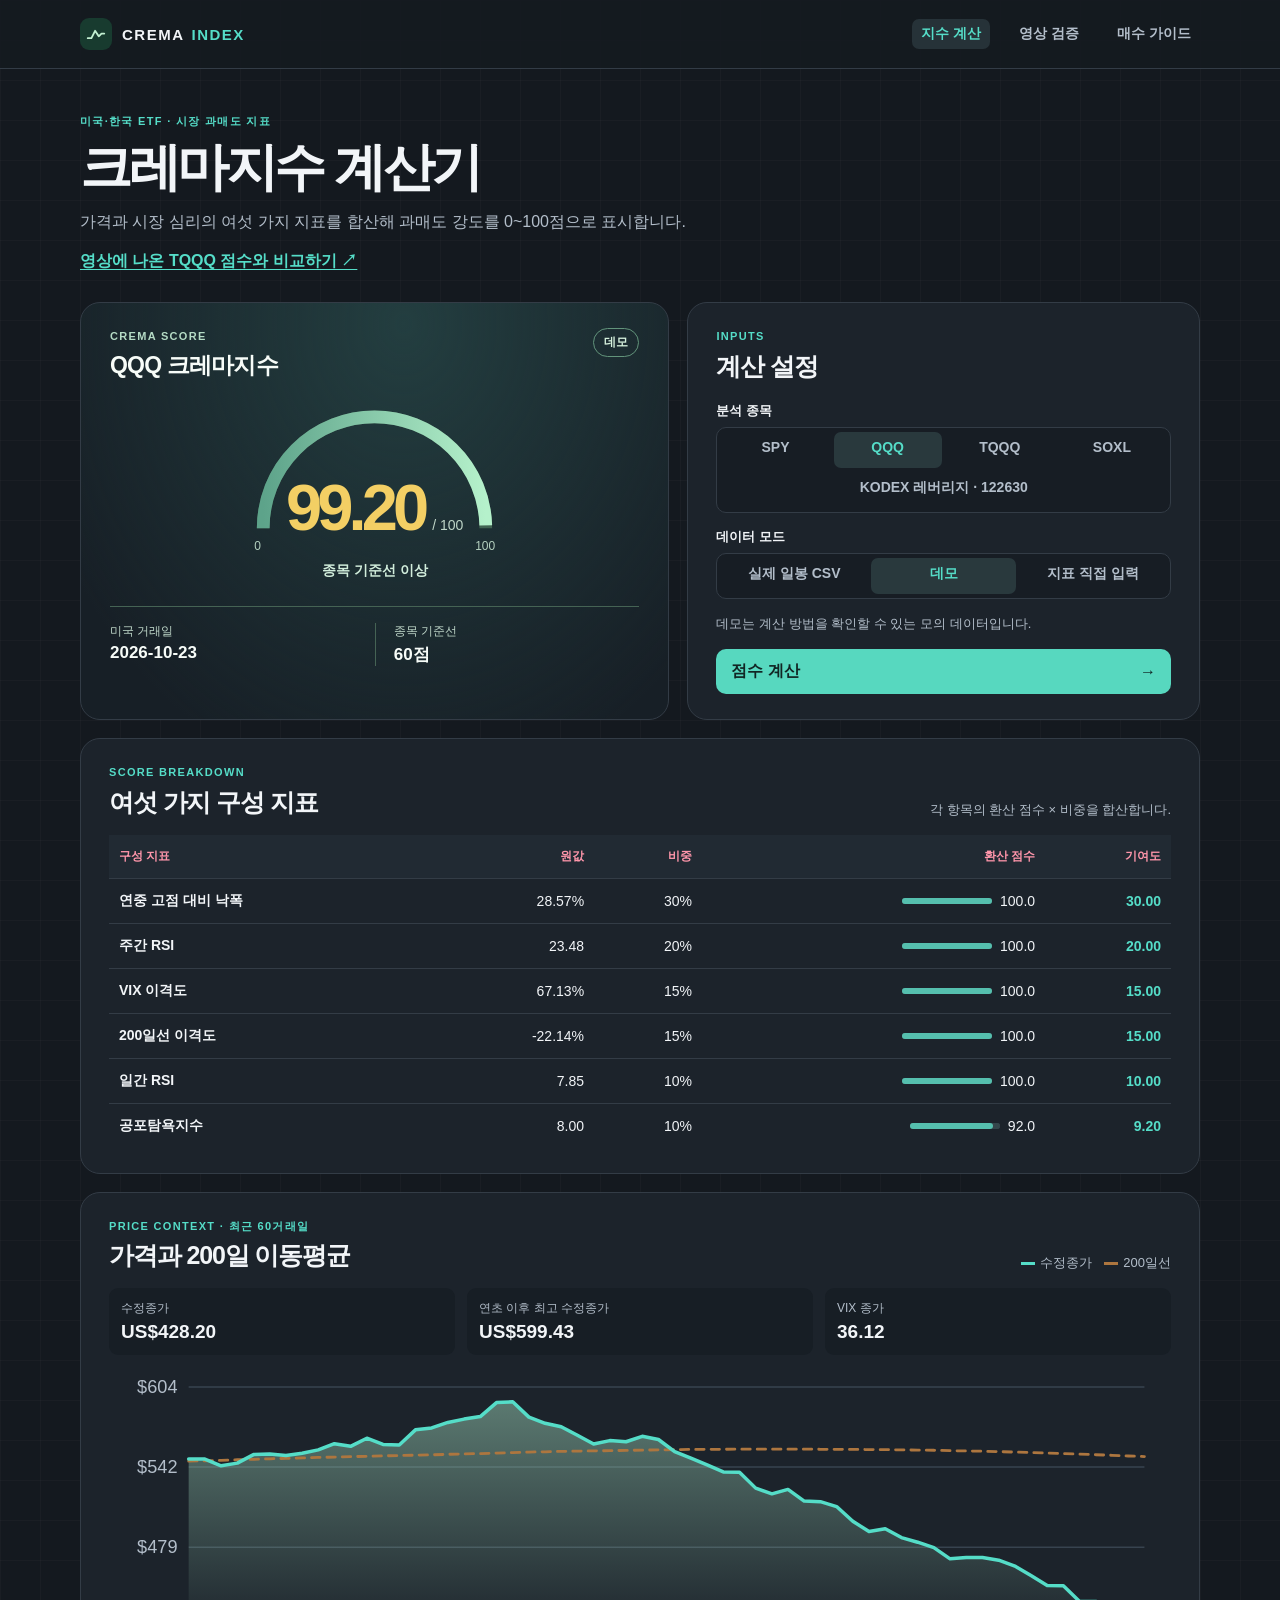
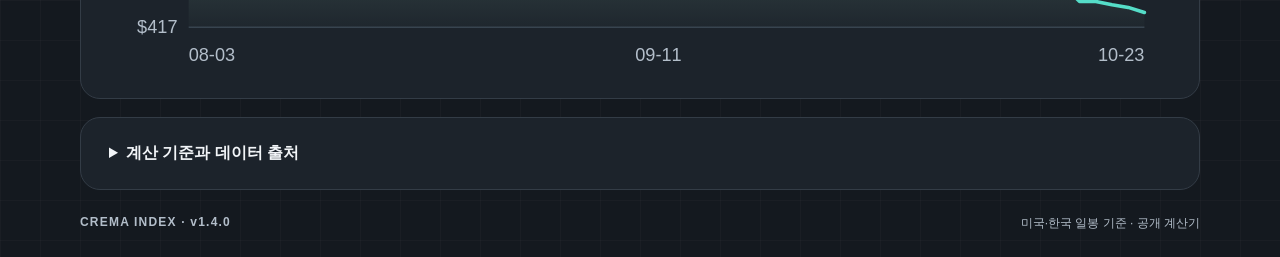
<file: index.html>
<!doctype html>
<html lang="ko">
<head>
  <meta charset="utf-8">
  <meta name="viewport" content="width=device-width, initial-scale=1">
  <meta name="description" content="미국 ETF 크레마지수와 KODEX 레버리지 국내형 참고 점수 계산기">
  <title>크레마지수 계산기</title>
  <link rel="icon" type="image/svg+xml" href="./assets/crema.svg">
  <link rel="stylesheet" href="./assets/styles.css?v=1.4.0">
  <script src="./assets/scoring.js?v=1.4.0" defer></script>
  <script src="./assets/handoff.js?v=1.4.0" defer></script>
  <script src="./assets/calculator.js?v=1.4.0" defer></script>
  <script src="./assets/dashboard.js?v=1.4.0" defer></script>
</head>
<body>
  <header class="topbar">
    <div class="shell topbar-inner">
      <a class="brand" href="./" aria-label="크레마지수 계산기 홈">
        <span class="brand-mark" aria-hidden="true"><svg viewBox="0 0 24 24" fill="none"><path d="M3 16.5h4l4-8 4 6 3-3h3" stroke="currentColor" stroke-width="2" stroke-linecap="round" stroke-linejoin="round"/></svg></span>
        CREMA<span> INDEX</span>
      </a>
      <nav class="site-nav" aria-label="주 메뉴">
        <a href="./" aria-current="page">지수 계산</a>
        <a href="./verification.html">영상 검증</a>
        <a href="./guide.html">매수 가이드</a>
      </nav>
    </div>
  </header>
  <main class="shell">
    <div class="intro">
      <p class="eyebrow">미국·한국 ETF · 시장 과매도 지표</p>
      <h1>크레마지수 계산기</h1>
      <p>가격과 시장 심리의 여섯 가지 지표를 합산해 과매도 강도를 0~100점으로 표시합니다.</p>
      <p><a class="input-link" href="./verification.html">영상에 나온 TQQQ 점수와 비교하기 ↗</a></p>
    </div>

    <div class="overview">
      <section class="score-panel" aria-labelledby="score-heading">
        <div class="score-header">
          <div>
            <p class="score-kicker">CREMA SCORE</p>
            <h2 id="score-heading"><span id="score-ticker">QQQ</span> <span id="score-kind">크레마지수</span></h2>
          </div>
          <span class="data-badge" id="mode-badge">데모</span>
        </div>
        <div class="gauge" aria-hidden="true">
          <svg viewBox="0 0 250 130">
            <defs><linearGradient id="gauge-gradient"><stop stop-color="#5da38a"/><stop offset="1" stop-color="#b5f1cb"/></linearGradient></defs>
            <path class="gauge-track" d="M 20 119 A 105 105 0 0 1 230 119"/>
            <path id="gauge-fill" d="M 20 119 A 105 105 0 0 1 230 119" pathLength="100" stroke-dasharray="0 100"/>
          </svg>
          <div class="gauge-bounds"><span>0</span><span id="gauge-max">100</span></div>
        </div>
        <div class="score-readout"><strong id="total">—</strong><span id="score-max"> / 100</span></div>
        <p class="score-status" id="score-status" aria-live="polite">계산 준비 중</p>
        <div class="score-footer">
          <div><span id="market-label">미국 거래일</span><strong id="market-date">—</strong></div>
          <div><span>종목 기준선</span><strong id="threshold">60점</strong></div>
        </div>
        <p class="score-status" id="as-of-note" aria-live="polite" hidden></p>
      </section>

      <section class="card controls" aria-labelledby="controls-heading">
        <p class="eyebrow">INPUTS</p>
        <h2 id="controls-heading">계산 설정</h2>
        <form id="calculator">
          <fieldset>
            <legend>분석 종목</legend>
            <div class="segments tickers">
              <label><input type="radio" name="ticker" value="SPY"><span>SPY</span></label>
              <label><input type="radio" name="ticker" value="QQQ" checked><span>QQQ</span></label>
              <label><input type="radio" name="ticker" value="TQQQ"><span>TQQQ</span></label>
              <label><input type="radio" name="ticker" value="SOXL"><span>SOXL</span></label>
              <label><input type="radio" name="ticker" value="122630.KS"><span>KODEX 레버리지 · 122630</span></label>
            </div>
          </fieldset>
          <fieldset>
            <legend>데이터 모드</legend>
            <div class="segments">
              <label><input type="radio" name="mode" value="live"><span>실제 일봉 CSV</span></label>
              <label><input type="radio" name="mode" value="demo" checked><span>데모</span></label>
              <label><input type="radio" name="mode" value="manual"><span>지표 직접 입력</span></label>
            </div>
          </fieldset>
          <p id="demo-help" class="input-help" hidden>데모는 계산 방법을 확인할 수 있는 모의 데이터입니다.</p>
          <div class="input-row" id="as-of-controls">
            <label for="as-of">계산 기준일
              <input id="as-of" name="as_of" type="date" aria-describedby="as-of-help">
            </label>
            <p class="input-help" id="as-of-help">비워 두면 최신 종가를 사용합니다. 종가가 없는 날은 이전 거래일을 사용합니다.</p>
          </div>
          <fieldset id="manual-metrics" hidden disabled>
            <legend>6개 지표 직접 입력</legend>
            <div id="local-fill-controls" hidden>
              <div class="local-fill-row">
                <button id="local-fill" type="button" class="date-action">내 PC에서 자동 채우기</button>
                <label for="local-port">로컬 포트
                  <select id="local-port"><option value="8766">8766</option><option value="8765">8765</option></select>
                </label>
              </div>
              <p class="input-help">이 PC의 로컬 계산기를 실행한 상태에서 사용하세요. 가져올 수 있는 항목을 기준일에 맞춰 채웁니다.</p>
              <p class="input-help" id="local-fill-note" role="status" hidden></p>
            </div>
            <p class="input-help">같은 거래일 종가를 기준으로 원값을 입력하세요. 주간 RSI는 해당 날짜에 완료된 마지막 주봉을 사용합니다. 아래 숫자는 입력 방법을 보여주는 예시입니다.</p>
            <div class="manual-metric">
              <label for="metric-drawdown">1. 연중 고점 대비 낙폭 (%)</label>
              <a class="input-link" id="manual-price-link" href="https://finance.yahoo.com/quote/QQQ/history/" target="_blank" rel="noopener">수정종가 표 ↗</a>
              <input id="metric-drawdown" name="drawdown" type="number" min="0" max="100" step="any" placeholder="예: 8" aria-describedby="drawdown-help" required>
              <p class="input-help" id="drawdown-help">선택한 해의 첫 거래일부터 기준일까지 <strong>Adj Close</strong> 열의 최고값과 기준일의 수정종가를 확인하세요. (1 − 기준일 수정종가 ÷ 연중 최고 수정종가) × 100을 입력합니다. 최고 100, 종가 92라면 <strong>8</strong>입니다.</p>
            </div>
            <div class="manual-metric">
              <label for="metric-weekly">2. 주간 RSI (0~100)</label>
              <a class="input-link manual-chart-link" href="https://www.tradingview.com/chart/?symbol=NASDAQ%3AQQQ&amp;interval=W" target="_blank" rel="noopener" data-interval="W">종목 주봉 차트 ↗</a>
              <input id="metric-weekly" name="rsi_weekly" type="number" min="0" max="100" step="any" placeholder="예: 42.5" aria-describedby="weekly-help" required>
              <p class="input-help" id="weekly-help">차트를 <strong>1주</strong>로 설정하고 기본 RSI를 추가하세요. 길이 14, 소스 종가(Close)를 사용합니다. 완료 주봉에 십자선을 놓고 RSI 본선 값을 읽습니다. 예를 들어 기준일이 목요일이면 직전 주봉의 값 <strong>42.5</strong>를 입력합니다.</p>
            </div>
            <div class="manual-metric">
              <label for="metric-volatility" id="manual-volatility-label">3. VIX 이격도 (%)</label>
              <a class="input-link" id="manual-volatility-link" href="https://www.cboe.com/tradable-products/vix/vix-historical-data/" target="_blank" rel="noopener">VIX 일별 종가 ↗</a>
              <input id="metric-volatility" name="vix_dev" type="number" min="-100" step="any" placeholder="예: 20" aria-describedby="volatility-help" required>
              <p class="input-help" id="volatility-help"><span id="manual-krx-hint" hidden>일별 값 링크에서 <strong>표</strong>를 선택하세요. <a class="input-link" href="https://data.krx.co.kr/contents/MDC/MDI/mdiLoader/index.cmd?menuId=MDC0201010303" target="_blank" rel="noopener">KRX 원자료(로그인) ↗</a> </span>변동성 지수의 <strong>종가(Close)</strong>를 확인하고, 선택 종목과 날짜가 일치하는 최근 50거래일 종가를 평균 내세요. 기준일을 포함합니다. (기준일 변동성 종가 ÷ 50거래일 평균 − 1) × 100입니다. 종가 24, 평균 20이면 <strong>20</strong>입니다.</p>
            </div>
            <div class="manual-metric">
              <label for="metric-sma">4. 200일선 이격도 (%)</label>
              <a class="input-link manual-chart-link" href="https://www.tradingview.com/chart/?symbol=NASDAQ%3AQQQ&amp;interval=D" target="_blank" rel="noopener" data-interval="D">종목 일봉 차트 ↗</a>
              <input id="metric-sma" name="dist_200" type="number" min="-100" step="any" placeholder="예: -8" aria-describedby="sma-help" required>
              <p class="input-help" id="sma-help">일봉에 <strong>단순 이동평균(SMA), 길이 200, 소스 종가(Close), 오프셋 0</strong>을 적용합니다. (기준일 수정종가 ÷ 당일 200일선 − 1) × 100을 입력하세요. 수정종가 92, 200일선 100이면 <strong>-8</strong>입니다.</p>
            </div>
            <div class="manual-metric">
              <label for="metric-daily">5. 일간 RSI (0~100)</label>
              <a class="input-link manual-chart-link" href="https://www.tradingview.com/chart/?symbol=NASDAQ%3AQQQ&amp;interval=D" target="_blank" rel="noopener" data-interval="D">종목 일봉 차트 ↗</a>
              <input id="metric-daily" name="rsi_daily" type="number" min="0" max="100" step="any" placeholder="예: 36.2" aria-describedby="daily-help" required>
              <p class="input-help" id="daily-help">차트를 <strong>1일</strong>로 설정하고 기본 RSI의 길이를 14, 소스를 종가(Close)로 지정하세요. 기준일 봉에 십자선을 놓고 RSI 본선을 읽습니다. 36.2가 표시되면 <strong>36.2</strong>를 입력합니다.</p>
            </div>
            <div class="manual-metric">
              <label for="metric-sentiment" id="manual-sentiment-label">6. CNN 공포탐욕지수 (0~100)</label>
              <a class="input-link" id="manual-sentiment-link" href="https://www.cnn.com/markets/fear-and-greed" target="_blank" rel="noopener">CNN 지수 ↗</a>
              <input id="metric-sentiment" name="sentiment" type="number" min="0" max="100" step="any" placeholder="예: 66" aria-describedby="fear-help" required>
              <p class="input-help" id="fear-help"><span id="manual-fear-us">CNN의 날짜별 차트에서 기준일의 마감 원점수를 읽으세요. 66이 표시되면 <strong>66</strong>을 입력합니다. 100에서 빼는 환산은 계산기가 합니다.</span><span id="manual-fear-kr" hidden>ScorePort에서 <strong>코스피</strong>를 선택하고 기준일의 0~100 점수를 읽으세요. 18이 표시되면 <strong>18</strong>을 입력합니다. 민간 지표를 적용한 국내형 참고 점수이며, 기준일 값이 표시되는 범위에서만 사용할 수 있습니다.</span></p>
            </div>
            <p class="input-help">차트에서는 가능하면 배당 조정을 켜고 기준일 봉의 값을 읽으세요. 데이터 제공처와 수정주가 방식에 따라 RSI·이동평균이 조금 달라질 수 있습니다.</p>
          </fieldset>
          <fieldset id="price-controls" hidden>
            <legend>일봉 CSV · 브라우저에서만 읽습니다</legend>
            <label for="price-file">선택한 ETF 종가 CSV</label>
            <input id="price-file" type="file" accept=".csv,text/csv">
            <p class="input-help">Date,Close 열에 200거래일 이상의 분할·배당 조정 종가를 넣으세요. 연중 고점이 잘리지 않도록 그해 첫 거래일부터 포함하세요. RSI를 재현하려면 더 긴 이력을 사용하세요.</p>
            <div id="us-volatility-row">
              <label for="us-volatility">VIX 종가 CSV</label>
              <input id="us-volatility" type="file" accept=".csv,text/csv">
              <p class="input-help">Date,Close 열에 ETF와 날짜가 일치하는 최근 50거래일 이상의 VIX 종가를 넣으세요. <a class="input-link" href="https://www.cboe.com/tradable-products/vix/vix-historical-data/" target="_blank" rel="noopener">Cboe 데이터 ↗</a></p>
            </div>
            <p class="input-help">모의 데이터로 CSV 입력을 연습해 보세요. <a class="input-link" href="./assets/price-example.csv" download>ETF 예시</a> · <a class="input-link" href="./assets/vix-example.csv" download>VIX 예시</a> · <a class="input-link" href="./assets/fear-example.csv" download>심리 예시</a></p>
          </fieldset>
          <div id="sentiment-controls" hidden>
            <fieldset class="source-picker">
              <legend>공포탐욕지수</legend>
              <label><input type="radio" name="source" value="manual" checked> 직접 입력</label>
              <label><input type="radio" name="source" value="csv"> CSV</label>
            </fieldset>
            <div id="manual-inputs" hidden>
              <div class="input-row">
                <label for="sentiment">지수 값
                  <input id="sentiment" type="number" min="0" max="100" step="any" placeholder="0~100">
                </label>
                <label for="sentiment-date">관측 날짜
                  <input id="sentiment-date" type="date">
                </label>
              </div>
              <button id="use-market-date" type="button" class="date-action" hidden>가격 기준일 적용</button>
            </div>
            <div id="csv-inputs" hidden>
              <label for="sentiment-file">심리 CSV 파일</label>
              <input id="sentiment-file" type="file" accept=".csv,text/csv">
              <a class="input-link" href="./assets/sentiment-example.csv" download>CSV 예시 다운로드</a>
            </div>
            <p class="input-help">가격 기준일과 같은 날짜의 심리값을 사용합니다. <a class="input-link" href="https://www.cnn.com/markets/fear-and-greed" target="_blank" rel="noopener">CNN 지수 확인 ↗</a></p>
          </div>
          <fieldset id="korea-controls" hidden disabled>
            <legend>한국 시장 데이터 · 선택 입력</legend>
            <label for="korea-volatility">V-KOSPI 200 종가 CSV</label>
            <input id="korea-volatility" type="file" accept=".csv,text/csv">
            <p class="input-help">Date,Close 열에 가격 기준일을 포함한 최근 50개 한국 거래일 종가를 넣으세요. <a class="input-link" href="https://www.data.go.kr/data/15094807/openapi.do" target="_blank" rel="noopener">공식 데이터 안내 ↗</a></p>
            <div class="input-row">
              <label for="korea-fear">국내 심리 지수 값
                <input id="korea-fear" type="number" min="0" max="100" step="any" placeholder="0 공포 · 100 탐욕">
              </label>
              <label for="korea-fear-date">심리 관측 날짜
                <input id="korea-fear-date" type="date">
              </label>
            </div>
            <p class="input-help">국내 두 값이 모두 있으면 국내형 참고 총점을 표시합니다. ETF 가격만 있으면 가격 네 항목의 기여도 합계(75점 만점)가 표시됩니다.</p>
          </fieldset>
          <p class="input-help" id="soxl-note" hidden>SOXL에는 기존 여섯 항목을 적용합니다. SOXL 전용 매수 기준선은 설정하지 않았습니다. <a class="input-link" href="./guide.html#soxl">SOXL 사례 ↗</a></p>
          <button id="submit" type="submit">점수 계산 <span aria-hidden="true">→</span></button>
          <p class="form-message" id="form-message" role="status" aria-live="polite" hidden></p>
        </form>
      </section>
    </div>

    <section class="card breakdown" aria-labelledby="breakdown-heading">
      <div class="section-head">
        <div><p class="eyebrow">SCORE BREAKDOWN</p><h2 id="breakdown-heading">여섯 가지 구성 지표</h2></div>
        <p>각 항목의 환산 점수 × 비중을 합산합니다.</p>
      </div>
      <div class="table-wrap">
        <table>
          <thead><tr><th scope="col">구성 지표</th><th scope="col">원값</th><th scope="col">비중</th><th scope="col">환산 점수</th><th scope="col">기여도</th></tr></thead>
          <tbody id="components"><tr><td colspan="5" class="empty">계산 결과를 불러오고 있습니다.</td></tr></tbody>
        </table>
      </div>
    </section>

    <section class="card price-section" aria-labelledby="price-heading">
      <div class="section-head">
        <div><p class="eyebrow">PRICE CONTEXT · 최근 60거래일</p><h2 id="price-heading">가격과 200일 이동평균</h2></div>
        <div class="chart-legend"><span>수정종가</span><span>200일선</span></div>
      </div>
      <div class="snapshots">
        <div><span>수정종가</span><strong id="price">—</strong></div>
        <div><span>연초 이후 최고 수정종가</span><strong id="high">—</strong></div>
        <div><span id="volatility-label">VIX 종가</span><strong id="vix">—</strong></div>
      </div>
      <p id="chart-empty" class="empty">가격 이력을 불러오고 있습니다.</p>
      <svg id="chart" viewBox="0 0 760 220" role="img" aria-label="최근 60거래일 수정종가와 200일 이동평균선 비교" hidden>
        <defs><linearGradient id="chart-fill" x2="0" y2="1" gradientUnits="objectBoundingBox"><stop stop-color="#9ad0b6" stop-opacity=".5"/><stop offset="1" stop-color="#9ad0b6" stop-opacity=".02"/></linearGradient></defs>
        <g id="chart-grid"></g>
        <path id="price-area" fill="url(#chart-fill)"/>
        <polyline id="average-line" class="average-line"/>
        <polyline id="price-line" class="price-line"/>
      </svg>
    </section>

    <details class="card method" id="method">
      <summary>계산 기준과 데이터 출처</summary>
      <div class="method-body">
        <p>가격은 Yahoo Finance의 수정종가를 사용합니다. 미국은 뉴욕 시간 오후 6시, 한국은 서울 시간 오후 4시부터 당일 일봉을 조회합니다. 화면에 실제 거래일이 표시됩니다.</p>
        <p>낙폭 기준은 해당 달력 연도 내의 최고 수정종가입니다. RSI는 Wilder 14일·14주, VIX 기준은 ETF 거래일에 맞춘 50일 평균입니다. 주간 RSI는 금요일 라벨의 완료 주봉으로 계산합니다. <span id="weekly-date"></span></p>
        <p>각 지표는 선형 환산해 0~100점으로 제한하며, 공포탐욕지수는 100에서 원점수를 뺍니다. 기준선은 영상에 나온 SPY 40, QQQ 60, TQQQ 50입니다. <a class="input-link" href="https://www.youtube.com/watch?v=mtTPcSrlfb8&amp;t=345s" target="_blank" rel="noopener">영상 환산표 ↗</a></p>
        <p>SOXL은 미국 VIX와 CNN 지수를 사용합니다. 한국형은 V-KOSPI 200과 국내 심리값을 사용자가 제공합니다. 두 종목의 매수 기준선은 별도로 검증해야 합니다.</p>
        <p>이 점수는 정해진 계산 규칙에 따른 참고 지표입니다.</p>
      </div>
    </details>
    <footer><span>CREMA INDEX · v1.4.0</span><span>미국·한국 일봉 기준 · 공개 계산기</span></footer>
  </main>
</body>
</html>
</file>
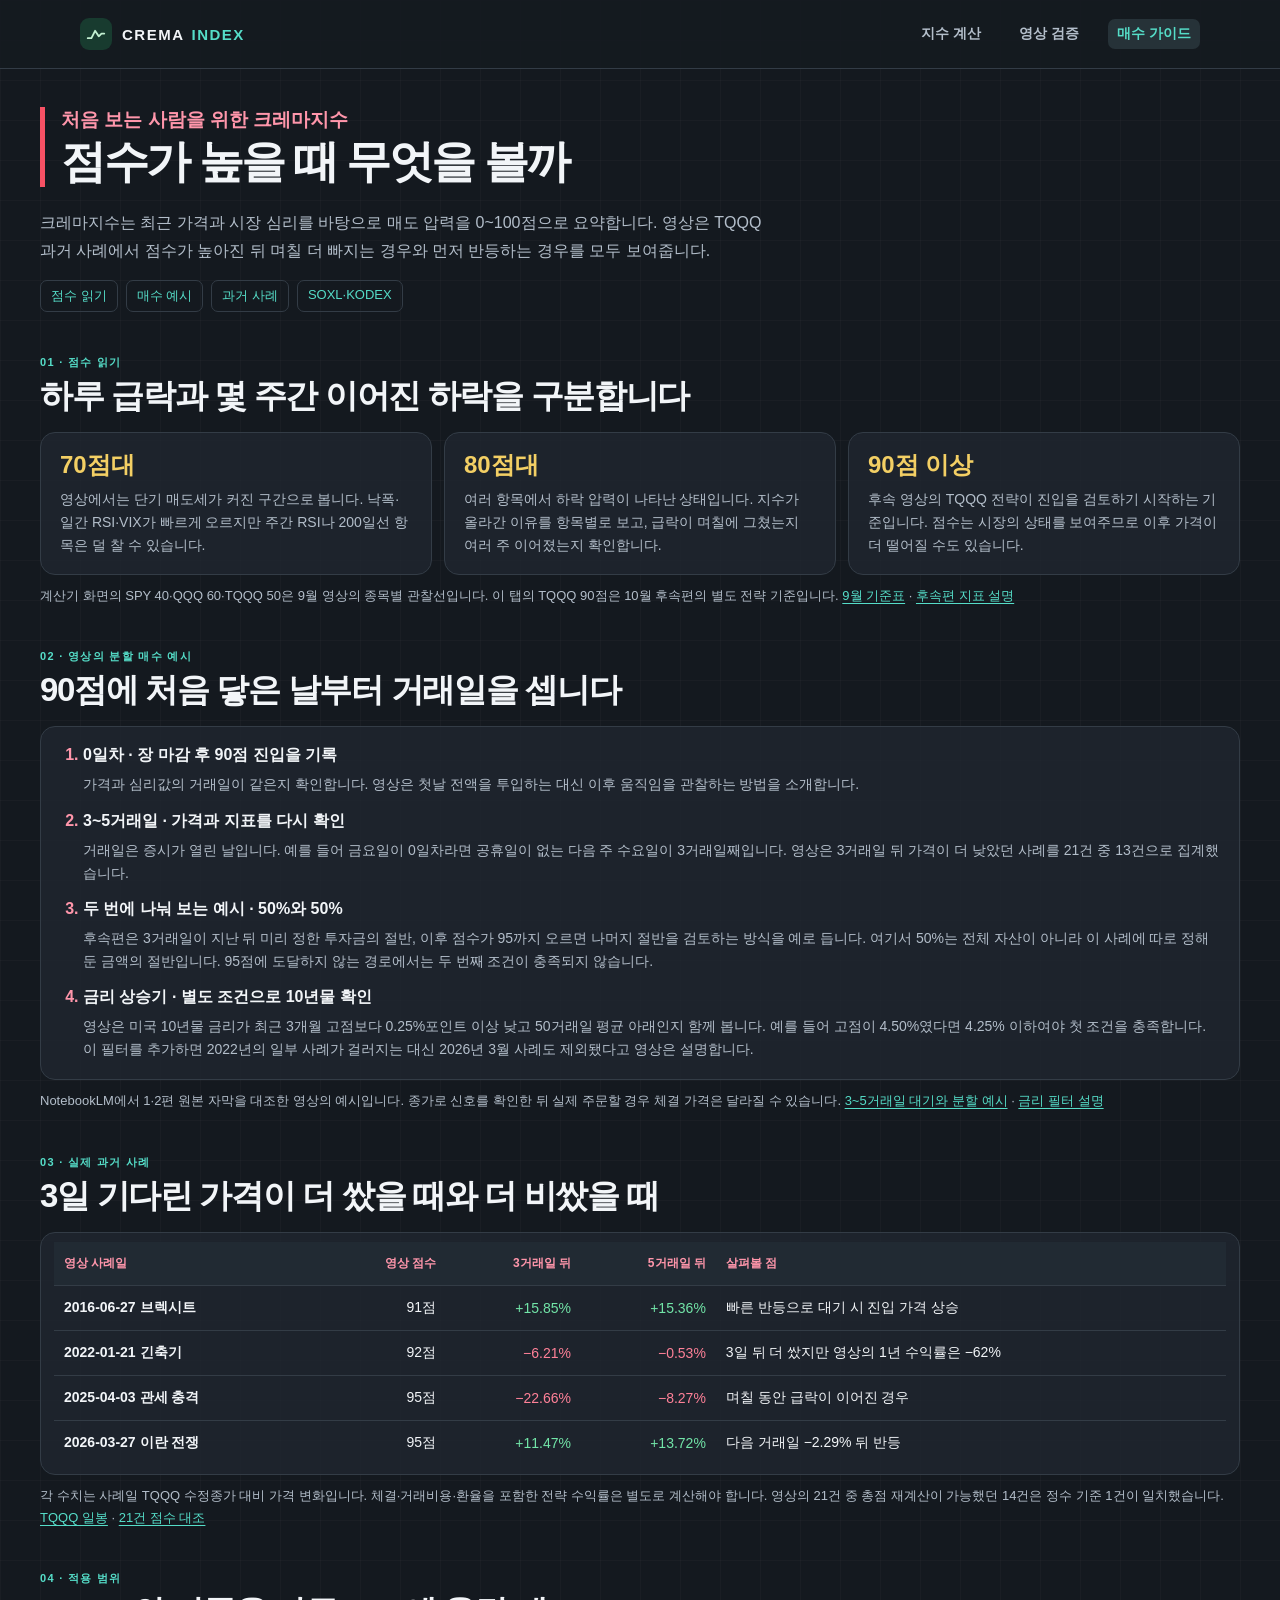
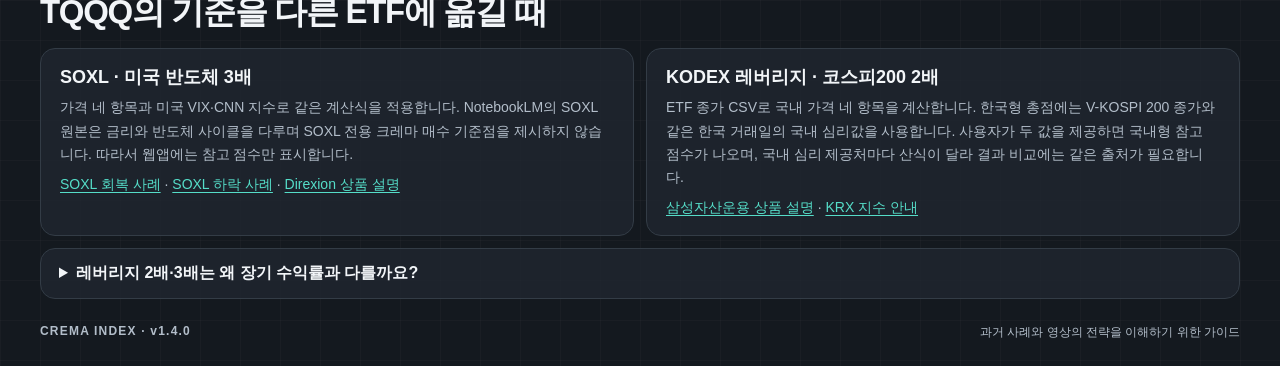
<file: guide.html>
<!doctype html>
<html lang="ko">
<head>
  <meta charset="utf-8">
  <meta name="viewport" content="width=device-width, initial-scale=1">
  <meta name="description" content="테스프레소 원본 영상의 크레마지수 활용법과 TQQQ 과거 사례를 정리한 초보자용 가이드">
  <title>매수 가이드 · 크레마지수</title>
  <link rel="icon" type="image/svg+xml" href="./assets/crema.svg">
  <link rel="stylesheet" href="./assets/styles.css?v=1.4.0">
  <link rel="stylesheet" href="./assets/verification.css?v=1.4.0">
  <link rel="stylesheet" href="./assets/guide.css?v=1.4.0">
</head>
<body>
  <header class="topbar">
    <div class="shell topbar-inner">
      <a class="brand" href="./" aria-label="크레마지수 계산기 홈">
        <span class="brand-mark" aria-hidden="true"><svg viewBox="0 0 24 24" fill="none"><path d="M3 16.5h4l4-8 4 6 3-3h3" stroke="currentColor" stroke-width="2" stroke-linecap="round" stroke-linejoin="round"/></svg></span>
        CREMA<span> INDEX</span>
      </a>
      <nav class="site-nav" aria-label="주 메뉴">
        <a href="./">지수 계산</a>
        <a href="./verification.html">영상 검증</a>
        <a href="./guide.html" aria-current="page">매수 가이드</a>
      </nav>
    </div>
  </header>
  <main class="shell verification guide">
    <header class="slide-title">
      <div><p class="slide-eyebrow">처음 보는 사람을 위한 크레마지수</p><h1>점수가 높을 때 무엇을 볼까</h1></div>
    </header>
    <p class="guide-lead">크레마지수는 최근 가격과 시장 심리를 바탕으로 매도 압력을 0~100점으로 요약합니다. 영상은 TQQQ 과거 사례에서 점수가 높아진 뒤 며칠 더 빠지는 경우와 먼저 반등하는 경우를 모두 보여줍니다.</p>
    <nav class="guide-jump" aria-label="가이드 목차">
      <a href="#read-score">점수 읽기</a><a href="#rules">매수 예시</a><a href="#history">과거 사례</a><a href="#soxl">SOXL·KODEX</a>
    </nav>

    <section class="guide-section" id="read-score" aria-labelledby="read-title">
      <p class="eyebrow">01 · 점수 읽기</p><h2 id="read-title">하루 급락과 몇 주간 이어진 하락을 구분합니다</h2>
      <div class="guide-grid">
        <article class="video-panel guide-card"><strong class="guide-number">70점대</strong><p>영상에서는 단기 매도세가 커진 구간으로 봅니다. 낙폭·일간 RSI·VIX가 빠르게 오르지만 주간 RSI나 200일선 항목은 덜 찰 수 있습니다.</p></article>
        <article class="video-panel guide-card"><strong class="guide-number">80점대</strong><p>여러 항목에서 하락 압력이 나타난 상태입니다. 지수가 올라간 이유를 항목별로 보고, 급락이 며칠에 그쳤는지 여러 주 이어졌는지 확인합니다.</p></article>
        <article class="video-panel guide-card"><strong class="guide-number">90점 이상</strong><p>후속 영상의 TQQQ 전략이 진입을 검토하기 시작하는 기준입니다. 점수는 시장의 상태를 보여주므로 이후 가격이 더 떨어질 수도 있습니다.</p></article>
      </div>
      <p class="guide-note">계산기 화면의 SPY 40·QQQ 60·TQQQ 50은 9월 영상의 종목별 관찰선입니다. 이 탭의 TQQQ 90점은 10월 후속편의 별도 전략 기준입니다. <a href="https://www.youtube.com/watch?v=mtTPcSrlfb8&amp;t=530s">9월 기준표</a> · <a href="https://www.youtube.com/watch?v=QqqcvwoN1EQ&amp;t=190s">후속편 지표 설명</a></p>
    </section>

    <section class="guide-section" id="rules" aria-labelledby="rule-title">
      <p class="eyebrow">02 · 영상의 분할 매수 예시</p><h2 id="rule-title">90점에 처음 닿은 날부터 거래일을 셉니다</h2>
      <ol class="video-panel guide-steps">
        <li><strong>0일차 · 장 마감 후 90점 진입을 기록</strong><p>가격과 심리값의 거래일이 같은지 확인합니다. 영상은 첫날 전액을 투입하는 대신 이후 움직임을 관찰하는 방법을 소개합니다.</p></li>
        <li><strong>3~5거래일 · 가격과 지표를 다시 확인</strong><p>거래일은 증시가 열린 날입니다. 예를 들어 금요일이 0일차라면 공휴일이 없는 다음 주 수요일이 3거래일째입니다. 영상은 3거래일 뒤 가격이 더 낮았던 사례를 21건 중 13건으로 집계했습니다.</p></li>
        <li><strong>두 번에 나눠 보는 예시 · 50%와 50%</strong><p>후속편은 3거래일이 지난 뒤 미리 정한 투자금의 절반, 이후 점수가 95까지 오르면 나머지 절반을 검토하는 방식을 예로 듭니다. 여기서 50%는 전체 자산이 아니라 이 사례에 따로 정해 둔 금액의 절반입니다. 95점에 도달하지 않는 경로에서는 두 번째 조건이 충족되지 않습니다.</p></li>
        <li><strong>금리 상승기 · 별도 조건으로 10년물 확인</strong><p>영상은 미국 10년물 금리가 최근 3개월 고점보다 0.25%포인트 이상 낮고 50거래일 평균 아래인지 함께 봅니다. 예를 들어 고점이 4.50%였다면 4.25% 이하여야 첫 조건을 충족합니다. 이 필터를 추가하면 2022년의 일부 사례가 걸러지는 대신 2026년 3월 사례도 제외됐다고 영상은 설명합니다.</p></li>
      </ol>
      <p class="guide-note">NotebookLM에서 1·2편 원본 자막을 대조한 영상의 예시입니다. 종가로 신호를 확인한 뒤 실제 주문할 경우 체결 가격은 달라질 수 있습니다. <a href="https://www.youtube.com/watch?v=QqqcvwoN1EQ&amp;t=500s">3~5거래일 대기와 분할 예시</a> · <a href="https://www.youtube.com/watch?v=ziyJWGOOMUQ&amp;t=385s">금리 필터 설명</a></p>
    </section>

    <section class="guide-section" id="history" aria-labelledby="history-title">
      <p class="eyebrow">03 · 실제 과거 사례</p><h2 id="history-title">3일 기다린 가격이 더 쌌을 때와 더 비쌌을 때</h2>
      <div class="video-panel guide-table table-wrap">
        <table>
          <thead><tr><th scope="col">영상 사례일</th><th scope="col">영상 점수</th><th scope="col">3거래일 뒤</th><th scope="col">5거래일 뒤</th><th scope="col">살펴볼 점</th></tr></thead>
          <tbody>
            <tr><th scope="row">2016-06-27 브렉시트</th><td>91점</td><td class="positive">+15.85%</td><td class="positive">+15.36%</td><td>빠른 반등으로 대기 시 진입 가격 상승</td></tr>
            <tr><th scope="row">2022-01-21 긴축기</th><td>92점</td><td class="negative">−6.21%</td><td class="negative">−0.53%</td><td>3일 뒤 더 쌌지만 영상의 1년 수익률은 −62%</td></tr>
            <tr><th scope="row">2025-04-03 관세 충격</th><td>95점</td><td class="negative">−22.66%</td><td class="negative">−8.27%</td><td>며칠 동안 급락이 이어진 경우</td></tr>
            <tr><th scope="row">2026-03-27 이란 전쟁</th><td>95점</td><td class="positive">+11.47%</td><td class="positive">+13.72%</td><td>다음 거래일 −2.29% 뒤 반등</td></tr>
          </tbody>
        </table>
      </div>
      <p class="guide-note">각 수치는 사례일 TQQQ 수정종가 대비 가격 변화입니다. 체결·거래비용·환율을 포함한 전략 수익률은 별도로 계산해야 합니다. 영상의 21건 중 총점 재계산이 가능했던 14건은 정수 기준 1건이 일치했습니다. <a href="https://finance.yahoo.com/quote/TQQQ/history/">TQQQ 일봉</a> · <a href="./verification.html#ledger">21건 점수 대조</a></p>
    </section>

    <section class="guide-section" id="soxl" aria-labelledby="scope-title">
      <p class="eyebrow">04 · 적용 범위</p><h2 id="scope-title">TQQQ의 기준을 다른 ETF에 옮길 때</h2>
      <div class="guide-grid guide-grid-two">
        <article class="video-panel guide-card"><h3>SOXL · 미국 반도체 3배</h3><p>가격 네 항목과 미국 VIX·CNN 지수로 같은 계산식을 적용합니다. NotebookLM의 SOXL 원본은 금리와 반도체 사이클을 다루며 SOXL 전용 크레마 매수 기준점을 제시하지 않습니다. 따라서 웹앱에는 참고 점수만 표시합니다.</p><p><a href="https://www.youtube.com/watch?v=Hhg6nomZaJA">SOXL 회복 사례</a> · <a href="https://www.youtube.com/watch?v=-5Ux6dN9O1Q">SOXL 하락 사례</a> · <a href="https://www.direxion.com/product/daily-semiconductor-bull-bear-3x-etfs">Direxion 상품 설명</a></p></article>
        <article class="video-panel guide-card"><h3>KODEX 레버리지 · 코스피200 2배</h3><p>ETF 종가 CSV로 국내 가격 네 항목을 계산합니다. 한국형 총점에는 V-KOSPI 200 종가와 같은 한국 거래일의 국내 심리값을 사용합니다. 사용자가 두 값을 제공하면 국내형 참고 점수가 나오며, 국내 심리 제공처마다 산식이 달라 결과 비교에는 같은 출처가 필요합니다.</p><p><a href="https://m.samsungfund.com/sheet/20230215/2ETF25_20230131.pdf">삼성자산운용 상품 설명</a> · <a href="https://open.krx.co.kr/contents/OPN/02/02010100/OPN02010100.jsp">KRX 지수 안내</a></p></article>
      </div>
      <details class="video-panel guide-details">
        <summary>레버리지 2배·3배는 왜 장기 수익률과 다를까요?</summary>
        <p>레버리지 목표는 하루 수익률에 적용됩니다. 지수가 첫날 10% 하락하고 다음 날 11.11% 오르면 거의 원래 수준으로 돌아옵니다. 같은 이틀에 일간 3배를 단순 적용하면 30% 하락 후 33.33% 올라 약 6.67% 손실이 남습니다. 실제 ETF의 비용과 추적오차는 별도입니다. <a href="https://www.investor.gov/introduction-investing/general-resources/news-alerts/alerts-bulletins/sec">미국 SEC 안내</a></p>
      </details>
    </section>
    <footer><span>CREMA INDEX · v1.4.0</span><span>과거 사례와 영상의 전략을 이해하기 위한 가이드</span></footer>
  </main>
</body>
</html>
</file>
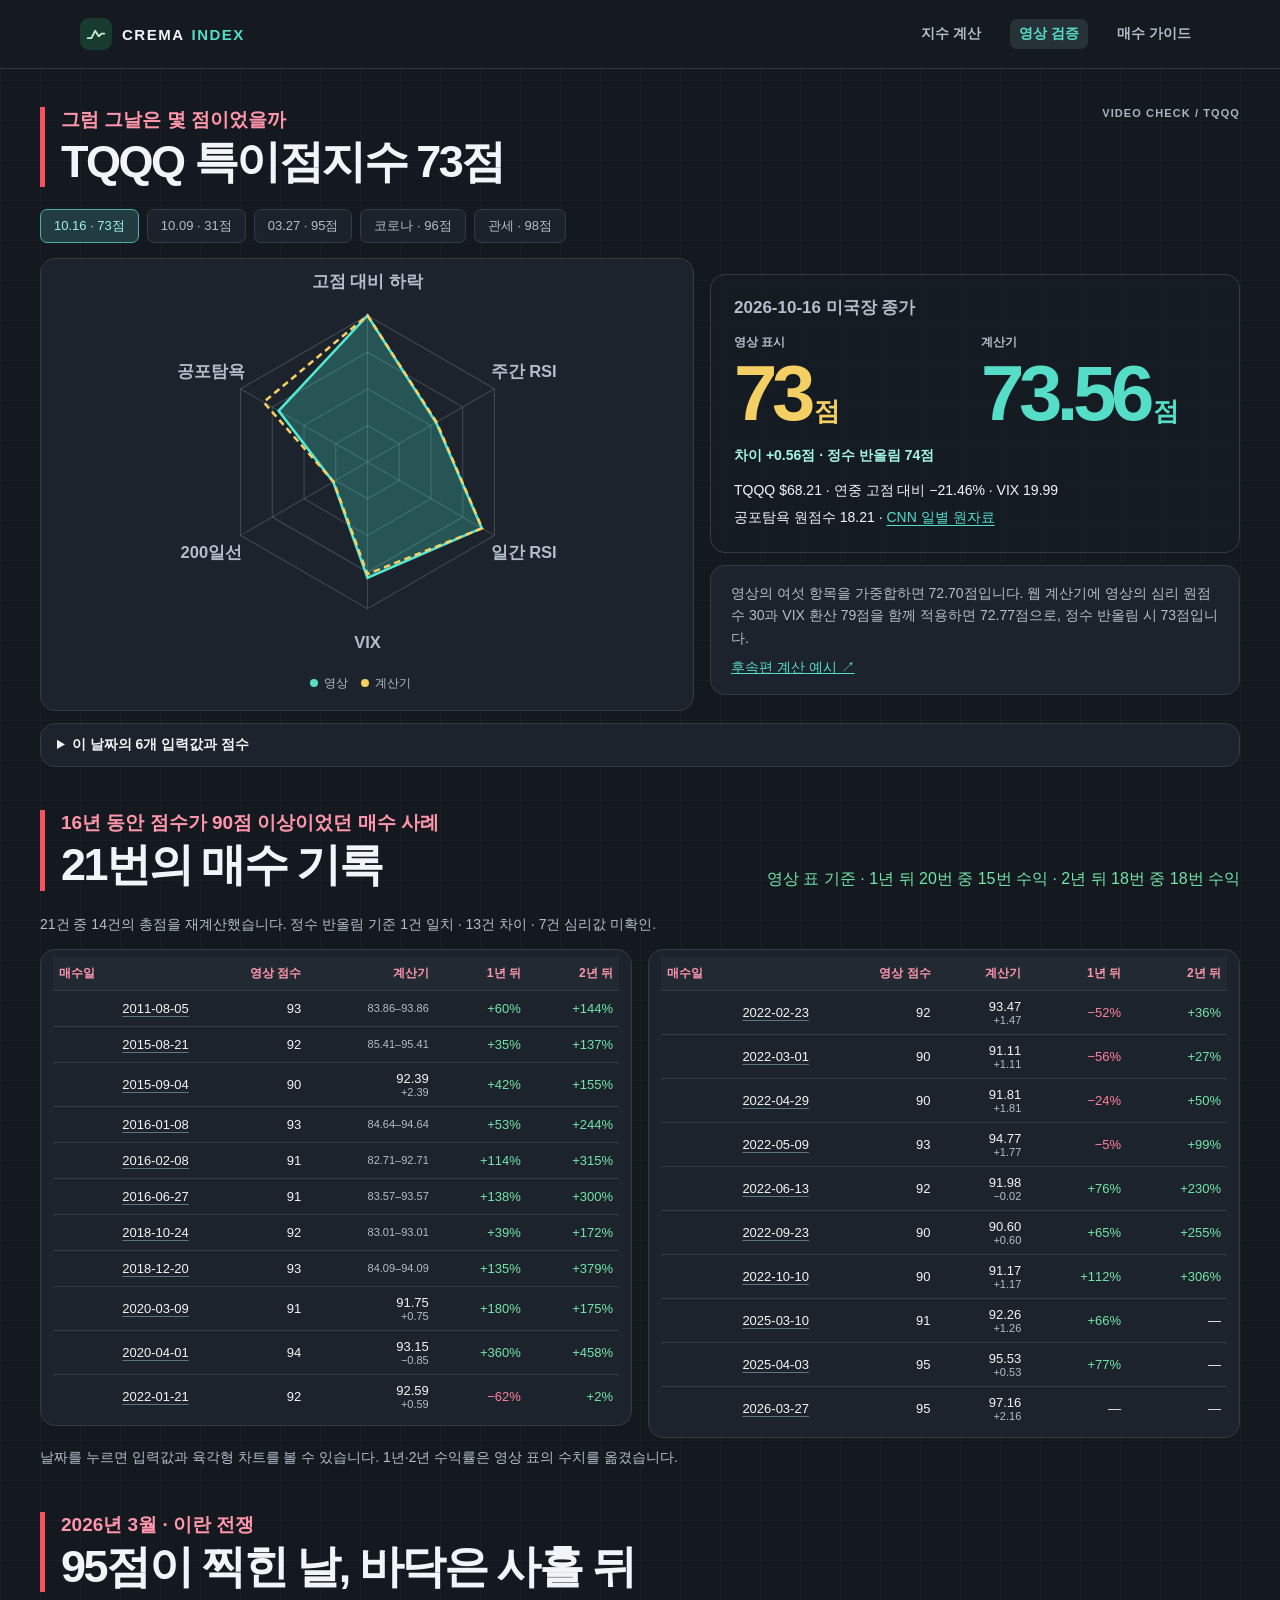
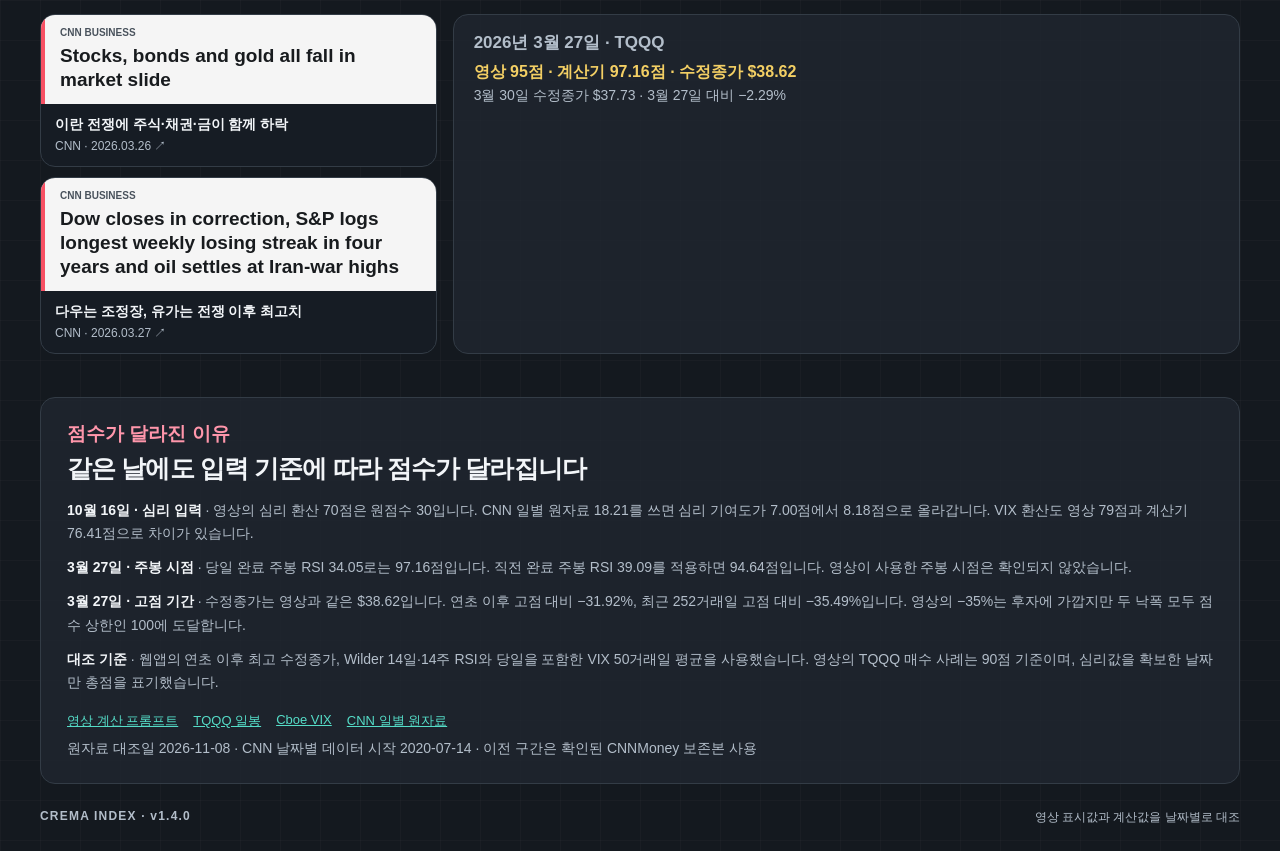
<file: verification.html>
<!doctype html>
<html lang="ko">
<head>
  <meta charset="utf-8">
  <meta name="viewport" content="width=device-width, initial-scale=1">
  <meta name="description" content="영상에 나온 TQQQ 특이점지수를 거래일별 원자료와 대조합니다.">
  <title>영상 점수 검증 · 크레마지수</title>
  <link rel="icon" type="image/svg+xml" href="./assets/crema.svg">
  <link rel="stylesheet" href="./assets/styles.css?v=1.4.0">
  <link rel="stylesheet" href="./assets/verification.css?v=1.4.0">
  <script src="./assets/verification.js?v=1.4.0" defer></script>
</head>
<body>
  <header class="topbar">
    <div class="shell topbar-inner">
      <a class="brand" href="./" aria-label="크레마지수 계산기 홈">
        <span class="brand-mark" aria-hidden="true"><svg viewBox="0 0 24 24" fill="none"><path d="M3 16.5h4l4-8 4 6 3-3h3" stroke="currentColor" stroke-width="2" stroke-linecap="round" stroke-linejoin="round"/></svg></span>
        CREMA<span> INDEX</span>
      </a>
      <nav class="site-nav" aria-label="주 메뉴">
        <a href="./">지수 계산</a>
        <a href="./verification.html" aria-current="page">영상 검증</a>
        <a href="./guide.html">매수 가이드</a>
      </nav>
    </div>
  </header>
  <main class="shell verification">
    <section id="score-detail" aria-labelledby="case-title">
      <header class="slide-title">
        <div>
          <p class="slide-eyebrow">그럼 그날은 몇 점이었을까</p>
          <h1 id="case-title" tabindex="-1">TQQQ 특이점지수 대조</h1>
        </div>
        <span class="slide-tag">VIDEO CHECK / TQQQ</span>
      </header>
      <p id="verification-status" class="verification-status" role="status">검증 자료를 불러오는 중입니다.</p>
      <div id="verification-content" hidden>
        <div class="case-tabs" aria-label="영상 주요 날짜">
          <button type="button" data-case="2026-10-16">10.16 · 73점</button>
          <button type="button" data-case="2026-10-09">10.09 · 31점</button>
          <button type="button" data-case="2026-03-27">03.27 · 95점</button>
          <button type="button" data-case="2020-03-16">코로나 · 96점</button>
          <button type="button" data-case="2025-04-04">관세 · 98점</button>
        </div>
        <div class="slide-grid">
          <figure class="video-panel radar-panel">
            <svg id="radar" viewBox="0 0 440 370" role="img" aria-labelledby="radar-title">
              <title id="radar-title">계산기 환산 점수 육각형 차트</title>
              <g id="radar-grid"></g>
              <g id="radar-shape"></g>
              <g id="radar-labels"></g>
            </svg>
            <figcaption><span id="video-legend" hidden><i class="legend-dot"></i> 영상</span><span><i class="legend-dot calculator-dot"></i> 계산기</span><span id="radar-note"></span></figcaption>
          </figure>
          <div class="score-stack">
            <article class="video-panel compare-panel" aria-live="polite">
              <p id="case-date" class="case-date"></p>
              <div class="score-pair">
                <div><span>영상 표시</span><strong id="video-score"></strong></div>
                <div><span>계산기</span><strong id="calculated-score"></strong></div>
              </div>
              <p id="score-delta" class="comparison-delta"></p>
              <p id="case-market" class="case-market"></p>
              <p id="case-fear" class="case-market"></p>
            </article>
            <article class="video-panel case-note" id="case-note"></article>
          </div>
        </div>
        <details class="video-panel inputs-detail">
          <summary>이 날짜의 6개 입력값과 점수</summary>
          <div class="table-wrap">
            <table>
              <thead><tr><th scope="col">구성 지표</th><th scope="col">계산기 원값</th><th scope="col">비중</th><th scope="col">영상 환산</th><th scope="col">계산기 환산</th><th scope="col">계산기 기여</th></tr></thead>
              <tbody id="verification-components"></tbody>
            </table>
          </div>
        </details>
      </div>
    </section>

    <section class="slide-section" id="ledger" aria-labelledby="ledger-title" hidden>
      <header class="slide-title">
        <div><p class="slide-eyebrow">16년 동안 점수가 90점 이상이었던 매수 사례</p><h2 id="ledger-title">21번의 매수 기록</h2></div>
        <p class="positive ledger-summary">영상 표 기준 · 1년 뒤 20번 중 15번 수익 · 2년 뒤 18번 중 18번 수익</p>
      </header>
      <p id="ledger-verification" class="section-description"></p>
      <div id="ledger-tables" class="ledger-tables"></div>
      <p class="section-description">날짜를 누르면 입력값과 육각형 차트를 볼 수 있습니다. 1년·2년 수익률은 영상 표의 수치를 옮겼습니다.</p>
    </section>

    <section class="slide-section" id="march" aria-labelledby="march-title" hidden>
      <header class="slide-title">
        <div><p class="slide-eyebrow">2026년 3월 · 이란 전쟁</p><h2 id="march-title">95점이 찍힌 날, 바닥은 사흘 뒤</h2></div>
      </header>
      <div class="march-layout">
        <aside class="news-stack" aria-label="당시 뉴스">
          <a class="video-panel news-card" href="https://abc17news.com/money/cnn-business-consumer/2026/03/26/the-war-in-iran-is-scrambling-wall-streets-playbook-for-safe-investing/" target="_blank" rel="noopener">
            <span class="news-preview"><small>CNN BUSINESS</small><b>Stocks, bonds and gold all fall in market slide</b></span>
            <span class="news-meta"><strong>이란 전쟁에 주식·채권·금이 함께 하락</strong><small>CNN · 2026.03.26 ↗</small></span>
          </a>
          <a class="video-panel news-card" href="https://www.cnn.com/2026/03/27/investing/us-stocks-iran" target="_blank" rel="noopener">
            <span class="news-preview"><small>CNN BUSINESS</small><b>Dow closes in correction, S&amp;P logs longest weekly losing streak in four years and oil settles at Iran-war highs</b></span>
            <span class="news-meta"><strong>다우는 조정장, 유가는 전쟁 이후 최고치</strong><small>CNN · 2026.03.27 ↗</small></span>
          </a>
        </aside>
        <article class="video-panel march-chart">
          <p class="case-date">2026년 3월 27일 · TQQQ</p>
          <p id="march-caption"></p>
          <svg id="march-chart" viewBox="0 0 680 270" role="img" aria-labelledby="march-chart-title">
            <title id="march-chart-title">TQQQ 수정종가와 3월 27일, 3월 30일 표시</title>
            <g id="march-grid"></g>
            <g id="march-line"></g>
            <g id="march-markers"></g>
          </svg>
          <p id="march-summary" class="section-description"></p>
        </article>
      </div>
    </section>

    <section id="method-check" class="slide-section video-panel method-check" aria-labelledby="method-title" hidden>
      <p class="slide-eyebrow">점수가 달라진 이유</p>
      <h2 id="method-title">같은 날에도 입력 기준에 따라 점수가 달라집니다</h2>
      <div id="method-findings"></div>
      <p class="sources">
        <a href="https://www.youtube.com/watch?v=ziyJWGOOMUQ&amp;t=610s" target="_blank" rel="noopener">영상 계산 프롬프트</a>
        <a href="https://finance.yahoo.com/quote/TQQQ/history/" target="_blank" rel="noopener">TQQQ 일봉</a>
        <a href="https://www.cboe.com/tradable-products/vix/vix-historical-data" target="_blank" rel="noopener">Cboe VIX</a>
        <a href="https://production.dataviz.cnn.io/index/fearandgreed/graphdata/2020-07-14" target="_blank" rel="noopener">CNN 일별 원자료</a>
      </p>
      <p id="verified-at" class="section-description"></p>
    </section>
    <footer><span>CREMA INDEX · v1.4.0</span><span>영상 표시값과 계산값을 날짜별로 대조</span></footer>
  </main>
</body>
</html>
</file>
<file: assets/styles.css>
:root {
  color-scheme: dark;
  --paper: #14191f;
  --white: #1c232b;
  --ink: #f2f5f8;
  --muted: #b3beca;
  --line: #333c46;
  --green: #55ddc8;
  --gold: #f3cf64;
  --pink: #ff96ab;
  font-family: "Segoe UI", "Malgun Gothic", "Apple SD Gothic Neo", sans-serif;
  color: var(--ink);
  background: var(--paper);
}

*, *::before, *::after { box-sizing: border-box; }
[hidden] { display: none !important; }
body { margin: 0; background-image: linear-gradient(#ffffff06 1px, transparent 1px), linear-gradient(90deg, #ffffff06 1px, transparent 1px); background-size: 40px 40px; }
a { color: var(--green); }
button, input { font: inherit; }
button, input[type="radio"], .segments label { cursor: pointer; }
:focus-visible { outline: 3px solid #428a6d; outline-offset: 3px; }
h1, h2, p { margin: 0; }
.shell { width: min(1120px, calc(100% - 64px)); margin-inline: auto; }
.topbar { border-bottom: 1px solid var(--line); background: #151a20ed; }
.topbar-inner { display: flex; min-height: 68px; align-items: center; justify-content: space-between; }
.brand { display: inline-flex; align-items: center; gap: 7px; color: var(--ink); text-decoration: none; font-size: 15px; font-weight: 800; letter-spacing: .10em; }
.brand > span:last-child { color: var(--green); }
.brand-mark { display: grid; place-items: center; width: 32px; height: 32px; margin-right: 3px; border-radius: 9px; background: #183b2f; color: #c2f0d1; }
.brand-mark svg { width: 22px; }
.site-nav { display: flex; align-items: center; gap: clamp(8px, 2vw, 20px); }
.site-nav a { padding: 6px 9px; border-radius: 7px; font-size: 14px; font-weight: 650; color: var(--muted); text-decoration: none; white-space: nowrap; }
.site-nav a[aria-current="page"] { background: #263238; color: var(--green); }
.intro { padding-block: 44px 28px; }
.eyebrow, .score-kicker { color: var(--green); font-size: 11px; font-weight: 800; letter-spacing: .12em; line-height: 1.5; }
.intro h1 { margin-top: 7px; font-size: clamp(32px, 5vw, 52px); line-height: 1.17; letter-spacing: -.065em; }
.intro > p:not(.eyebrow) { margin-top: 12px; color: var(--muted); line-height: 1.65; }
.overview { display: grid; grid-template-columns: minmax(0, 1.15fr) minmax(0, 1fr); gap: 18px; }
.overview:has(#manual-metrics:not([hidden])) .score-panel { align-self: start; }
.card, .score-panel { min-width: 0; border: 1px solid var(--line); border-radius: 20px; }
.card { background: var(--white); padding: 25px 28px; }
.card h2 { margin-top: 5px; font-size: clamp(20px, 2.3vw, 25px); letter-spacing: -.045em; }
.score-panel { position: relative; overflow: hidden; padding: 25px 29px 21px; background: radial-gradient(ellipse at 55% 5%, #233e40, transparent 85%), #171f26; color: #f7fcf8; }
.score-header { display: flex; justify-content: space-between; align-items: flex-start; gap: 12px; }
.score-kicker { color: #b5dbc5; }
.score-header h2 { margin-top: 5px; font-size: 23px; letter-spacing: -.035em; }
.data-badge { border: 1px solid #62947b; border-radius: 999px; padding: 5px 10px; color: #d6f1dd; font-size: 12px; font-weight: 700; white-space: nowrap; }
.gauge { width: min(265px, 92%); margin: 21px auto 0; }
.gauge svg { display: block; width: 100%; overflow: visible; }
.gauge path { fill: none; stroke-width: 12; }
.gauge-track { stroke: #416352; }
#gauge-fill { stroke: url(#gauge-gradient); transition: stroke-dasharray .45s ease; }
.gauge-bounds { display: flex; justify-content: space-between; padding-inline: 12px; color: #b5d1c0; font-size: 12px; }
.score-readout { margin-top: -83px; text-align: center; font-variant-numeric: tabular-nums; }
.score-readout strong { color: var(--gold); font-size: clamp(38px, 5.6vw, 65px); font-weight: 750; letter-spacing: -.075em; }
.score-readout > span { margin-left: 4px; color: #c0d7c9; font-size: 14px; }
.score-status { min-height: 25px; margin-top: 17px; text-align: center; color: #d1eddb; font-size: 14px; font-weight: 650; }
.score-footer { display: grid; grid-template-columns: 1fr 1fr; border-top: 1px solid #456354; margin-top: 19px; padding-top: 16px; }
.score-footer > div + div { border-left: 1px solid #456354; padding-left: 18px; }
.score-footer span, .snapshots span { display: block; margin-bottom: 3px; color: #bfd7c9; font-size: 12px; }
.score-footer strong { font-size: 17px; font-variant-numeric: tabular-nums; }
.controls form { display: grid; gap: 15px; margin-top: 19px; }
fieldset { min-width: 0; margin: 0; border: 0; padding: 0; }
legend, .input-row label, #csv-inputs label { font-size: 13px; font-weight: 700; }
legend { padding: 0; margin-bottom: 7px; }
.segments { display: grid; grid-auto-flow: column; grid-auto-columns: 1fr; gap: 4px; padding: 4px; border: 1px solid var(--line); border-radius: 10px; background: #171d24; }
.segments.tickers { grid-auto-flow: row; grid-template-columns: repeat(4, minmax(0, 1fr)); }
.tickers label:last-child { grid-column: 1 / -1; }
.segments label { position: relative; min-width: 0; }
.segments input { position: absolute; opacity: 0; }
.segments span { display: block; min-height: 36px; border-radius: 7px; padding: 7px 5px; text-align: center; color: var(--muted); font-size: 14px; font-weight: 700; }
.segments input:checked + span { background: #29393d; color: var(--green); }
.segments input:focus-visible + span { outline: 2px solid #428a6d; outline-offset: 2px; }
.source-picker { display: flex; flex-wrap: wrap; gap: 13px; font-size: 14px; }
.source-picker input { accent-color: var(--green); }
.input-row { display: grid; grid-template-columns: minmax(0, 1fr) minmax(0, 1.25fr); gap: 9px; }
.input-row, #csv-inputs { margin-top: 10px; }
.input-row input, .manual-metric input, #sentiment-file, #korea-volatility { display: block; width: 100%; min-width: 0; margin-top: 5px; padding: 8px 9px; border: 1px solid #53606b; border-radius: 8px; background: #171d24; color: var(--ink); font-size: 14px; }
.manual-metric { display: flex; flex-wrap: wrap; align-items: baseline; justify-content: space-between; gap: 4px 8px; margin: 12px 0; padding-top: 12px; border-top: 1px solid var(--line); }
.manual-metric label { font-size: 13px; font-weight: 700; }
.manual-metric .input-link { font-size: 13px; }
.manual-metric .input-help { flex-basis: 100%; }
.local-fill-row { display: flex; flex-wrap: wrap; align-items: center; gap: 8px 12px; margin-bottom: 5px; }
.local-fill-row .date-action { margin-top: 0; }
.local-fill-row label, .local-fill-row select { font-size: 13px; }
.local-fill-row select { color: var(--ink); background: #171d24; border: 1px solid #53606b; border-radius: 7px; padding: 4px; }
#local-fill-controls { margin-bottom: 12px; }
#local-fill-note { color: var(--green); }
#korea-controls > label { font-size: 13px; font-weight: 700; }
#korea-controls > .input-help { margin-top: 7px; }
.input-help { color: var(--muted); font-size: 13px; line-height: 1.6; }
#sentiment-controls .input-help { margin-top: 8px; }
.input-link { color: var(--green); font-weight: 650; text-underline-offset: 3px; }
#csv-inputs .input-link { display: inline-block; margin-top: 6px; font-size: 13px; }
.date-action { display: inline-block; margin-top: 8px; padding: 5px 8px; border: 1px solid #53606b; border-radius: 7px; color: var(--green); background: transparent; font-size: 12px; }
#submit { display: flex; justify-content: space-between; align-items: center; border: 0; border-radius: 10px; padding: 12px 15px; background: #57d8bf; color: #112624; text-align: left; font-weight: 750; }
#submit:hover { background: #86e8d6; }
#submit:disabled { cursor: wait; opacity: .72; }
.form-message { padding: 8px 10px; border-radius: 7px; color: #ffe39c; background: #342c22; font-size: 13px; line-height: 1.5; }
.form-message[data-error="true"] { color: #ffb8c5; background: #40262e; }
.breakdown, .price-section, .method { margin-top: 18px; }
.section-head { display: flex; align-items: end; justify-content: space-between; gap: 14px; margin-bottom: 16px; }
.section-head > p, .chart-legend { color: var(--muted); font-size: 13px; }
.table-wrap { overflow-x: auto; }
table { width: 100%; border-collapse: collapse; font-size: 14px; font-variant-numeric: tabular-nums; }
th, td { padding: 13px 10px; border-bottom: 1px solid var(--line); text-align: right; white-space: nowrap; }
thead th { background: #212a33; color: var(--pink); font-size: 12px; }
thead th:first-child, tbody th { text-align: left; }
tbody tr:last-child > * { border-bottom: 0; }
.contribution { color: var(--green); font-weight: 800; }
.component-score { display: flex; align-items: center; justify-content: end; gap: 8px; }
progress { appearance: none; width: clamp(30px, 7vw, 94px); height: 6px; border: 0; border-radius: 5px; background: #34464b; }
progress::-webkit-progress-bar { border-radius: 5px; background: #34464b; }
progress::-webkit-progress-value { border-radius: 5px; background: #55bfae; }
progress::-moz-progress-bar { border-radius: 5px; background: #55bfae; }
.empty, tbody td.empty { padding: 20px 4px; text-align: center; color: var(--muted); font-size: 14px; }
.chart-legend { display: flex; flex-wrap: wrap; gap: 12px; }
.chart-legend span::before { display: inline-block; width: 14px; height: 3px; margin-right: 5px; vertical-align: middle; background: var(--green); content: ""; }
.chart-legend span + span::before { background: #ad763f; }
.snapshots { display: grid; grid-template-columns: repeat(3, 1fr); gap: 12px; margin-bottom: 11px; }
.snapshots div { min-width: 0; padding: 12px; border-radius: 9px; background: #171e25; }
.snapshots span { color: var(--muted); line-height: 1.45; }
.snapshots strong { font-size: 19px; font-variant-numeric: tabular-nums; }
#chart { display: block; width: 100%; height: auto; }
.chart-guide { stroke: #37434f; stroke-width: 1; }
.chart-label { fill: var(--muted); font-size: 13px; font-variant-numeric: tabular-nums; }
.price-line, .average-line { fill: none; stroke: var(--green); stroke-width: 2.5; stroke-linecap: round; stroke-linejoin: round; }
.average-line { stroke: #ad763f; stroke-dasharray: 6 5; stroke-width: 2; }
.method { scroll-margin-top: 18px; }
.method summary { cursor: pointer; font-weight: 700; }
.method-body { display: grid; gap: 10px; margin-top: 13px; color: var(--muted); font-size: 14px; line-height: 1.6; }
footer { display: flex; flex-wrap: wrap; justify-content: space-between; gap: 8px; padding-block: 25px; color: var(--muted); font-size: 12px; }
footer span:first-child { font-weight: 800; letter-spacing: .1em; }

@media (max-width: 760px) {
  .shell { width: calc(100% - 34px); }
  .intro { padding-block: 30px 21px; }
  .overview { grid-template-columns: 1fr; }
  .card, .score-panel { padding-inline: 19px; border-radius: 15px; }
  .score-readout { margin-top: -76px; }
  .score-readout strong { font-size: clamp(42px, 8vw, 62px); }
  .section-head { align-items: start; flex-direction: column; gap: 5px; }
}
@media (max-width: 420px) {
  .site-nav { gap: 1px; }
  .site-nav a { padding-inline: 5px; font-size: 12px; }
  .brand { gap: 4px; font-size: 12px; }
  .shell { width: calc(100% - 24px); }
  .card, .score-panel { padding-inline: 14px; }
  table { font-size: 12px; }
  th, td { padding-inline: 5px; }
  progress { display: none; }
  .snapshots { gap: 5px; }
  .snapshots div { padding-inline: 7px; }
  .snapshots strong { font-size: 16px; }
  .chart-label { font-size: 22px; }
}
@media (prefers-reduced-motion: reduce) {
  #gauge-fill { transition: none; }
}

#price-controls input[type=file] { max-width: 100%; width: 100%; margin: 5px 0; }
</file>
<file: assets/verification.css>
.verification { width: min(1200px, calc(100% - 64px)); padding-top: 38px; }
.slide-title { display: flex; align-items: end; justify-content: space-between; gap: 18px; margin-bottom: 22px; padding-left: 16px; border-left: 5px solid #f75164; }
.slide-title h1, .slide-title h2 { margin-top: 4px; font-size: clamp(26px, 4.3vw, 45px); line-height: 1.12; letter-spacing: -.055em; }
.slide-eyebrow { color: var(--pink); font-size: clamp(13px, 2.2vw, 19px); font-weight: 750; }
.slide-tag { align-self: start; color: #a8b5c0; font-size: 11px; font-weight: 800; letter-spacing: .1em; white-space: nowrap; }
.verification-status, .section-description { color: var(--muted); font-size: 14px; line-height: 1.65; }
.case-tabs { display: flex; flex-wrap: wrap; gap: 8px; margin-bottom: 15px; }
.case-tabs button { padding: 7px 13px; border: 1px solid var(--line); border-radius: 7px; background: #1b222b; color: var(--muted); font-size: 13px; }
.case-tabs button[aria-pressed="true"] { border-color: #4caeab; background: #233c41; color: #9ef2e6; }
.slide-grid, .ledger-tables, .march-layout { display: grid; grid-template-columns: minmax(0, 1.16fr) minmax(0, .94fr); gap: 16px; }
.video-panel { min-width: 0; margin: 0; border: 1px solid var(--line); border-radius: 15px; background: #202831b8; }
.radar-panel { display: grid; align-content: center; justify-items: center; padding: 8px 6px 18px; }
#radar { display: block; width: min(100%, 485px); height: auto; overflow: visible; }
.radar-grid { fill: none; stroke: #66748174; stroke-width: 1; }
.radar-axis { stroke: #65727c70; stroke-width: 1; }
.radar-video { fill: #41d9c246; stroke: #53ead4; stroke-width: 2.3; }
.radar-calc { fill: #f3cf641b; stroke: var(--gold); stroke-width: 2.3; }
.radar-overlay { stroke-dasharray: 6 4; fill: none; }
.radar-partial { fill: none; }
.radar-label { fill: var(--muted); font-size: 15px; font-weight: 700; }
.radar-panel figcaption { display: flex; flex-wrap: wrap; justify-content: center; gap: 8px 13px; text-align: center; color: var(--muted); font-size: 12px; }
.legend-dot { display: inline-block; width: 8px; height: 8px; margin-right: 3px; border-radius: 50%; background: var(--green); }
.calculator-dot { background: var(--gold); }
.score-stack { display: grid; gap: 12px; align-content: center; }
.compare-panel { padding: 21px 23px 23px; background: #161c23b8; }
.case-date { color: var(--muted); font-size: 17px; font-weight: 650; }
.score-pair { display: grid; grid-template-columns: 1fr 1fr; gap: 12px; margin: 15px 0 7px; }
.score-pair span { display: block; color: var(--muted); font-size: 12px; font-weight: 700; }
.score-pair strong { display: block; color: var(--gold); font-size: clamp(36px, 6.5vw, 78px); line-height: 1.08; letter-spacing: -.07em; font-variant-numeric: tabular-nums; }
.score-pair strong small { margin-left: 4px; font-size: .33em; letter-spacing: 0; }
#calculated-score { color: var(--green); }
#calculated-score.is-range { font-size: clamp(20px, 3.2vw, 37px); letter-spacing: -.035em; }
.comparison-delta { color: #a4f5e7; font-size: 14px; font-weight: 750; margin: 12px 0 15px; }
.case-market { margin-top: 5px; color: var(--ink); font-size: 14px; line-height: 1.55; }
.case-market a { text-underline-offset: 3px; }
.case-note { padding: 16px 20px; color: var(--muted); font-size: 14px; line-height: 1.62; }
.case-note a { display: inline-block; margin-top: 6px; }
.inputs-detail { margin-top: 12px; padding: 12px 16px; }
.inputs-detail summary { cursor: pointer; font-weight: 700; font-size: 14px; }
.inputs-detail .table-wrap { margin-top: 10px; }
.slide-section { margin-top: 43px; }
.ledger-summary { max-width: 530px; text-align: right; font-size: 16px; line-height: 1.4; }
.ledger-tables { grid-template-columns: repeat(2, minmax(0, 1fr)); margin-block: 13px 8px; align-items: start; }
.ledger-tables .video-panel { overflow: auto; padding: 7px 12px; }
.ledger-tables table { table-layout: auto; font-size: 13px; }
.ledger-tables th, .ledger-tables td { padding: 8px 6px; }
.ledger-tables tbody tr:hover { background: #25353c; }
.ledger-tables button { border: 0; padding: 2px; background: transparent; color: var(--ink); text-decoration: underline; text-decoration-color: #5b777e; text-underline-offset: 3px; }
.ledger-tables td small { display: block; color: var(--muted); font-size: 11px; }
.positive { color: #72e5a8; }
.negative { color: #ff8198; }
.march-layout { grid-template-columns: minmax(0, .67fr) minmax(0, 1.33fr); }
.news-stack { display: grid; gap: 10px; }
.news-card { display: flex; flex-direction: column; overflow: hidden; background: #161c24; text-decoration: none; }
.news-preview { flex: 1; display: grid; align-content: center; gap: 6px; padding: 12px 15px; border-left: 4px solid #f75164; background: #f5f5f5; color: #181b1e; }
.news-preview small { color: #49525c; font-size: 10px; font-weight: 750; }
.news-preview b { font-size: clamp(14px, 1.65vw, 19px); line-height: 1.25; }
.news-meta { display: grid; gap: 4px; padding: 11px 14px; }
.news-meta strong { color: var(--ink); font-size: 14px; line-height: 1.4; }
.news-meta small { color: var(--muted); font-size: 12px; }
.march-chart { padding: 16px 20px; }
.march-chart > p:nth-child(2) { margin-top: 6px; color: var(--gold); font-weight: 700; line-height: 1.5; }
#march-chart { display: block; width: 100%; height: auto; margin-top: 9px; overflow: visible; }
.march-line { fill: none; stroke: var(--green); stroke-width: 2.4; stroke-linecap: round; stroke-linejoin: round; }
.march-label { fill: var(--muted); font-size: 15px; }
.march-marker-label { font-size: 15px; font-weight: 700; paint-order: stroke; stroke: #161b22; stroke-width: 4px; }
.method-check { padding: 23px 26px; }
.method-check h2 { margin: 5px 0 14px; font-size: 25px; letter-spacing: -.035em; }
#method-findings { display: grid; gap: 11px; color: var(--muted); font-size: 14px; line-height: 1.65; }
#method-findings strong { color: var(--ink); }
.sources { display: flex; flex-wrap: wrap; gap: 8px 15px; margin: 18px 0 7px; font-size: 13px; }
@media (max-width: 890px) {
  .ledger-tables { grid-template-columns: 1fr; }
}
@media (max-width: 670px) {
  .verification { width: calc(100% - 24px); padding-top: 26px; }
  .slide-title { display: block; padding-left: 10px; }
  .slide-tag { display: none; }
  .slide-grid, .march-layout { grid-template-columns: 1fr; }
  .score-pair strong { font-size: clamp(45px, 11vw, 75px); }
  .score-pair strong.is-range { font-size: clamp(24px, 7vw, 36px); }
  .ledger-summary { margin-top: 8px; text-align: left; font-size: 13px; }
  .ledger-tables .video-panel { padding-inline: 5px; }
  .ledger-tables th, .ledger-tables td { padding-inline: 4px; }
  .march-label, .march-marker-label { font-size: 19px; }
  .method-check { padding: 17px 16px; }
}
</file>
<file: assets/guide.css>
.guide-lead { max-width: 730px; color: var(--muted); font-size: 16px; line-height: 1.7; }
.guide-jump { display: flex; flex-wrap: wrap; gap: 8px; margin-top: 16px; }
.guide-jump a { padding: 6px 10px; border: 1px solid var(--line); border-radius: 7px; font-size: 13px; text-decoration: none; }
.guide-section { margin-top: 42px; scroll-margin-top: 16px; }
.guide-section > h2 { margin: 4px 0 13px; font-size: clamp(21px, 3.2vw, 33px); letter-spacing: -.04em; }
.guide-grid { display: grid; grid-template-columns: repeat(3, minmax(0, 1fr)); gap: 12px; }
.guide-grid-two { grid-template-columns: repeat(2, minmax(0, 1fr)); }
.guide-card { padding: 16px 19px; }
.guide-card h3 { margin: 0; font-size: 18px; }
.guide-card p, .guide-steps p, .guide-details p { margin-top: 7px; color: var(--muted); font-size: 14px; line-height: 1.65; }
.guide-number { color: var(--gold); font-size: 24px; }
.guide-note { margin-top: 10px; color: var(--muted); font-size: 13px; line-height: 1.65; }
.guide-note a, .guide-card a, .guide-details a { text-underline-offset: 3px; }
.guide-steps { display: grid; gap: 14px; padding: 18px 20px 18px 42px; }
.guide-steps li::marker { color: var(--pink); font-weight: 750; }
.guide-table { padding: 9px 13px; }
.guide-table th:last-child, .guide-table td:last-child { text-align: left; }
.guide-details { margin-top: 12px; padding: 14px 18px; }
.guide-details summary { cursor: pointer; font-weight: 650; }
@media (max-width: 720px) {
  .guide-grid, .guide-grid-two { grid-template-columns: 1fr; }
  .guide-section { margin-top: 32px; }
}
</file>
